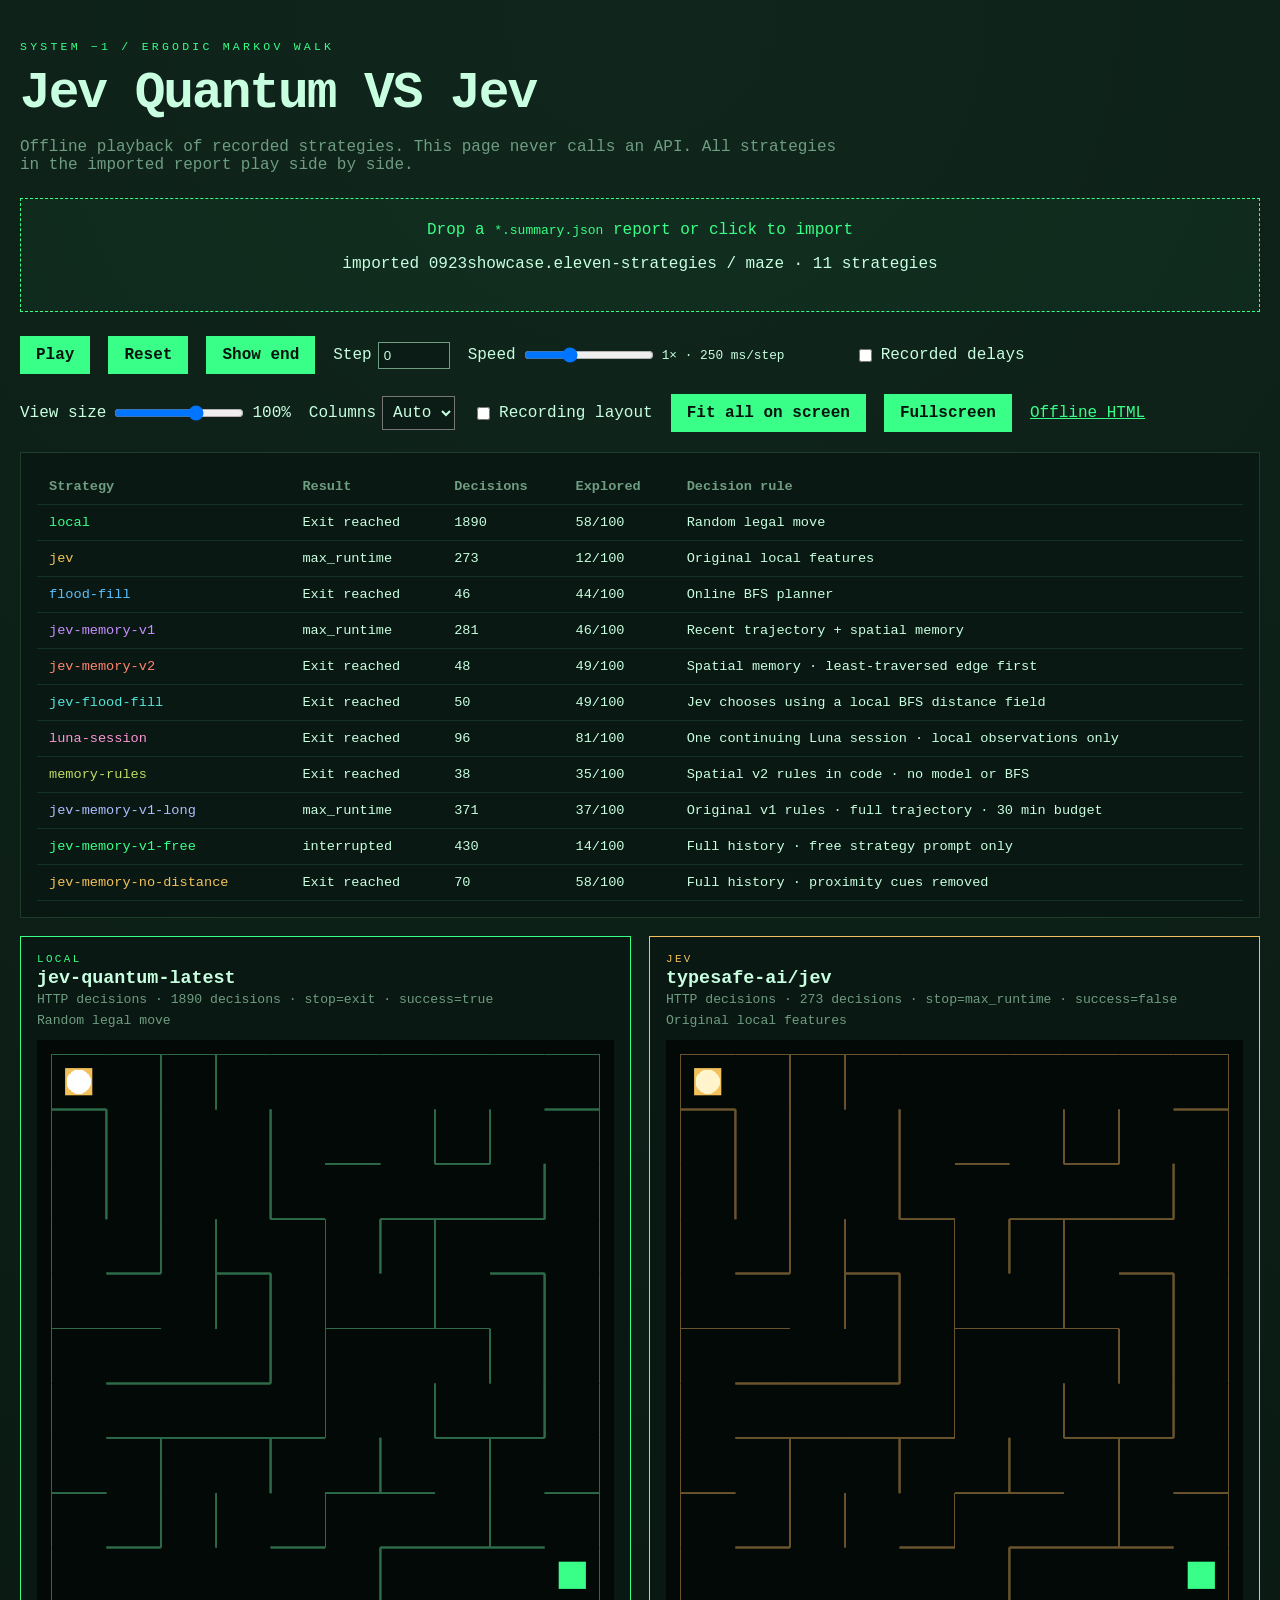
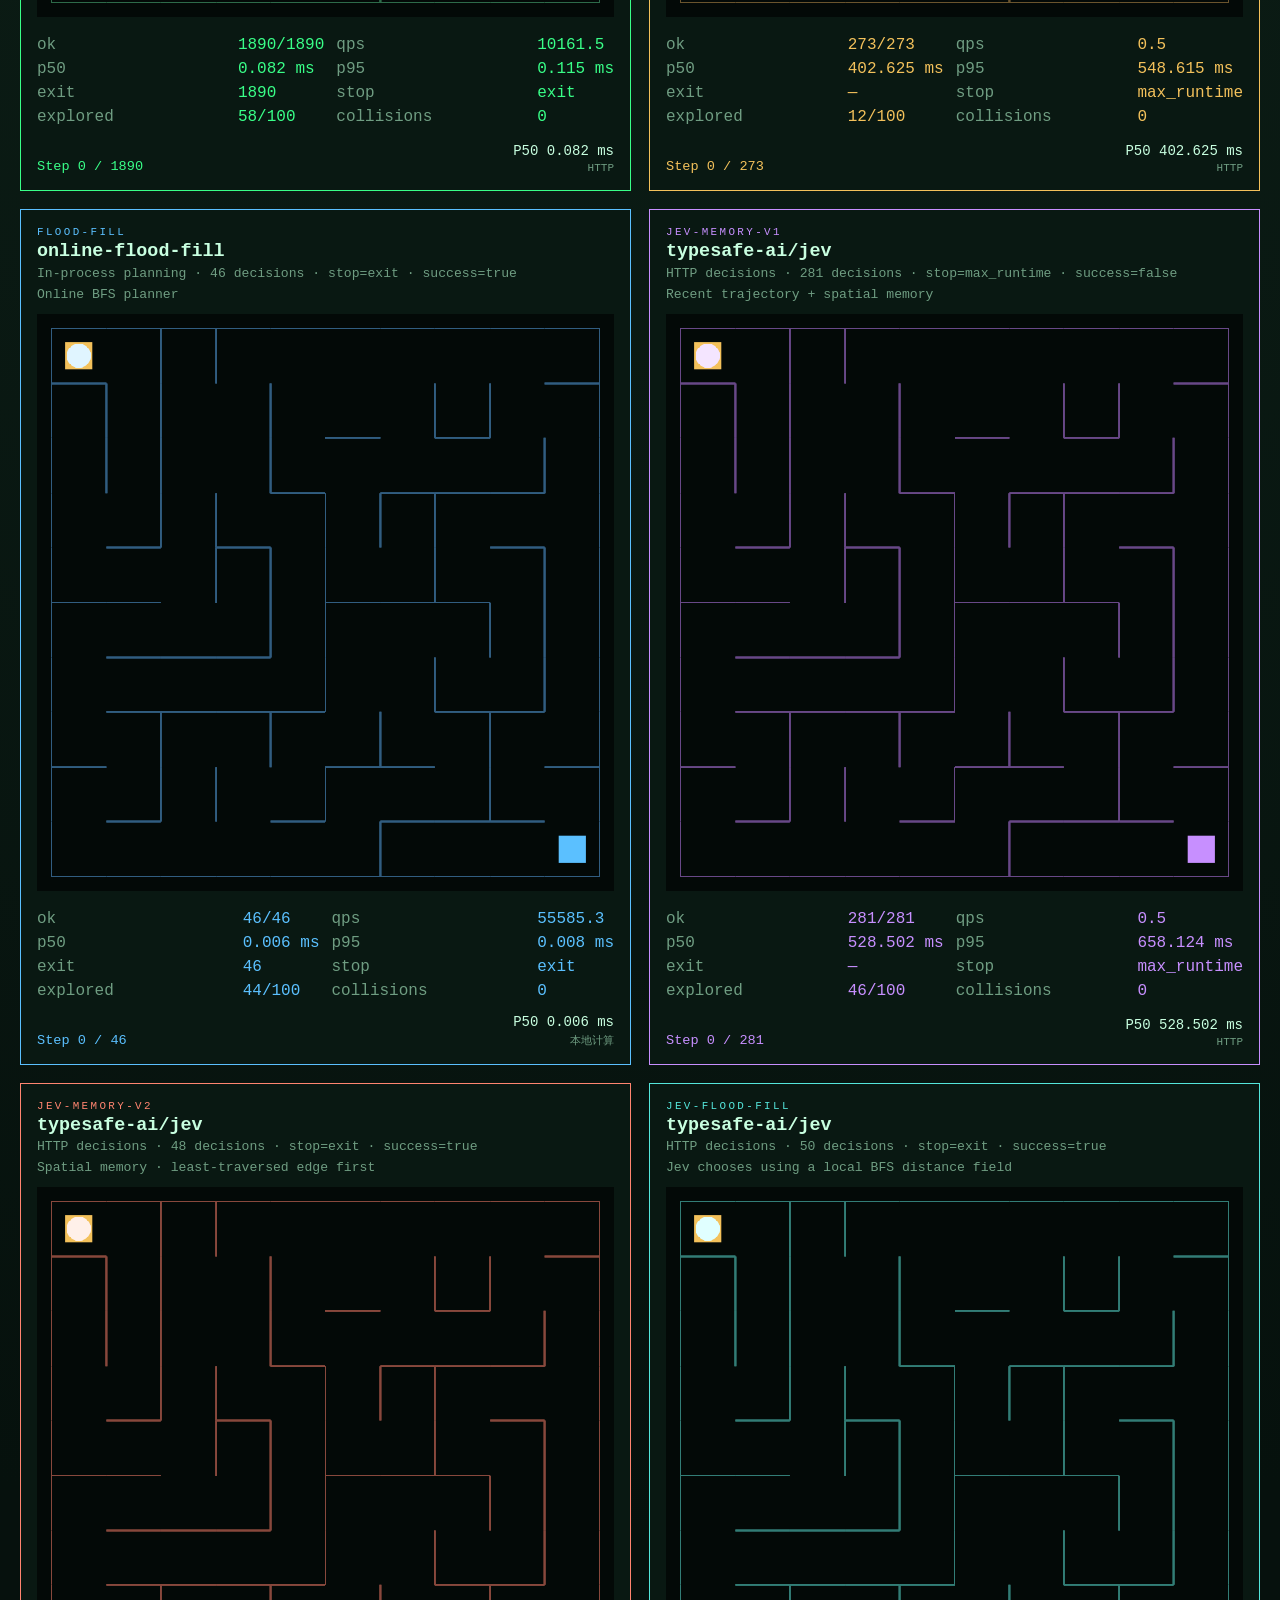
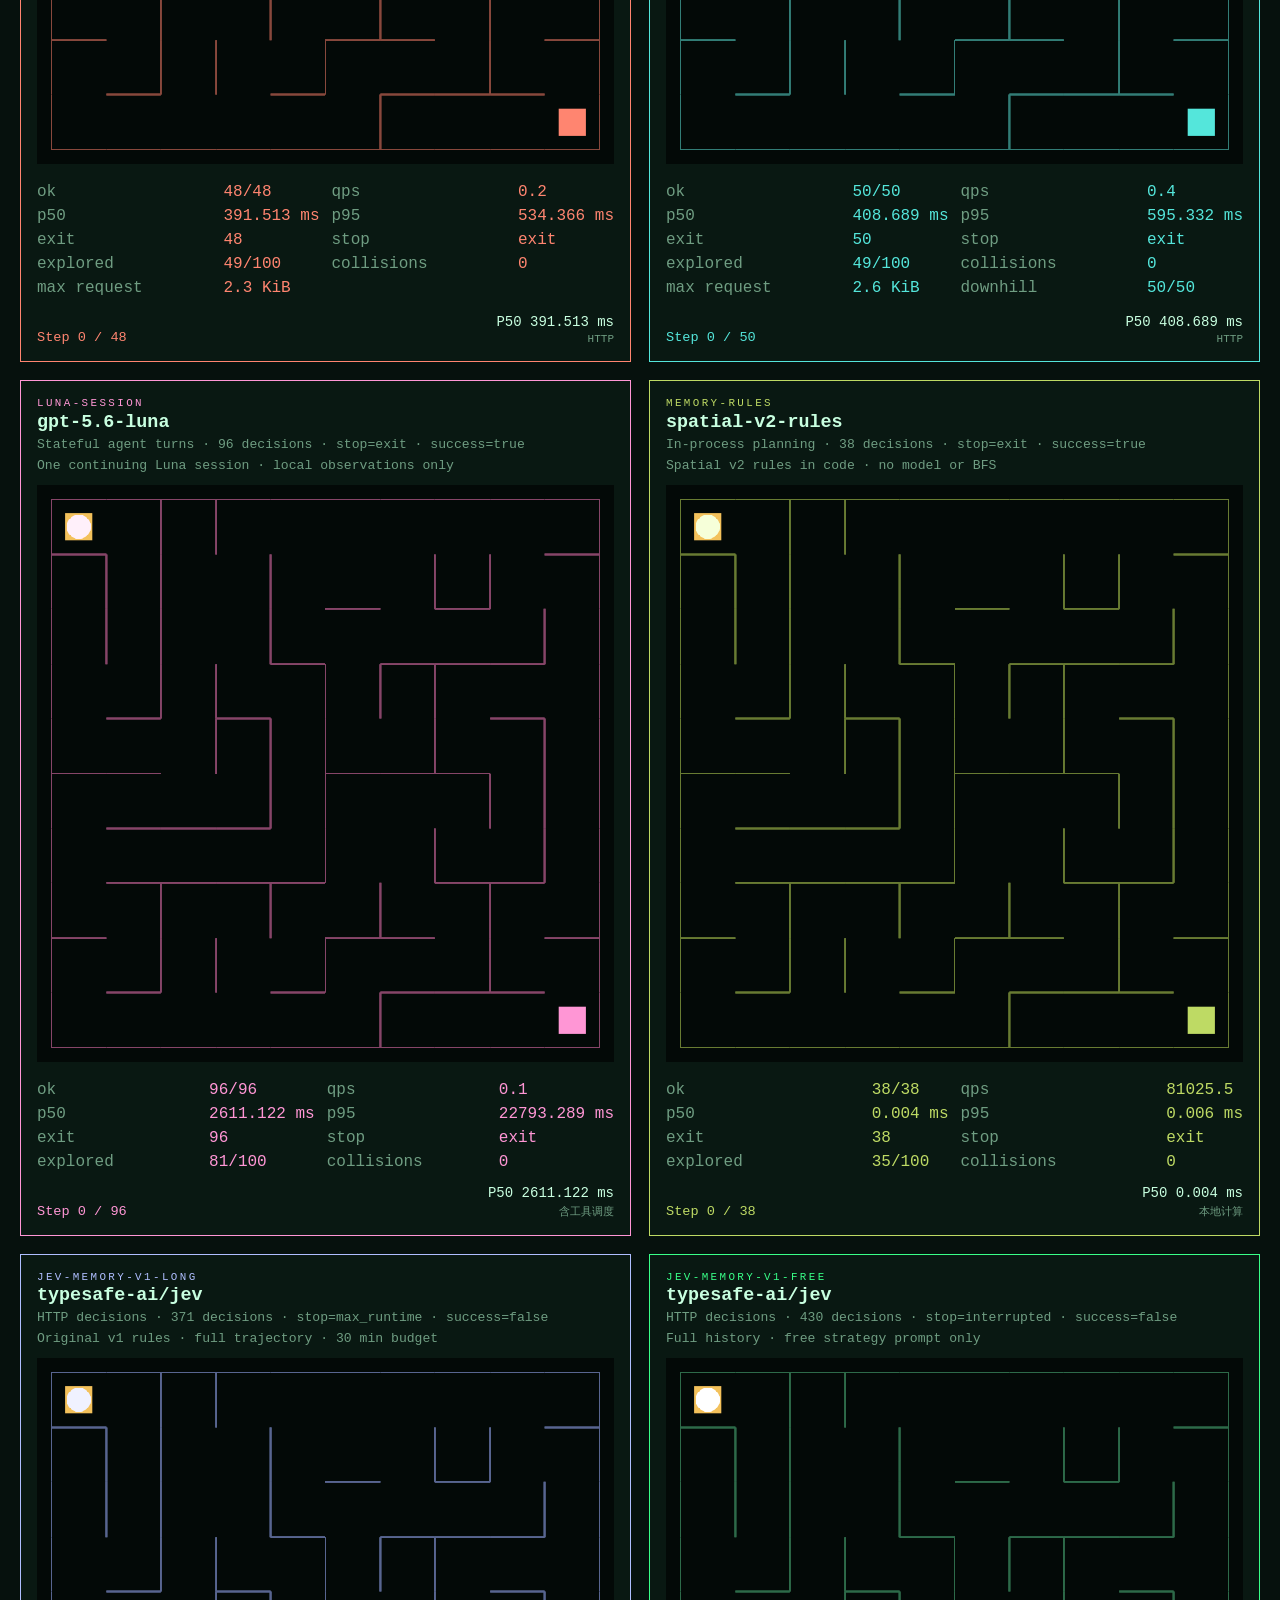
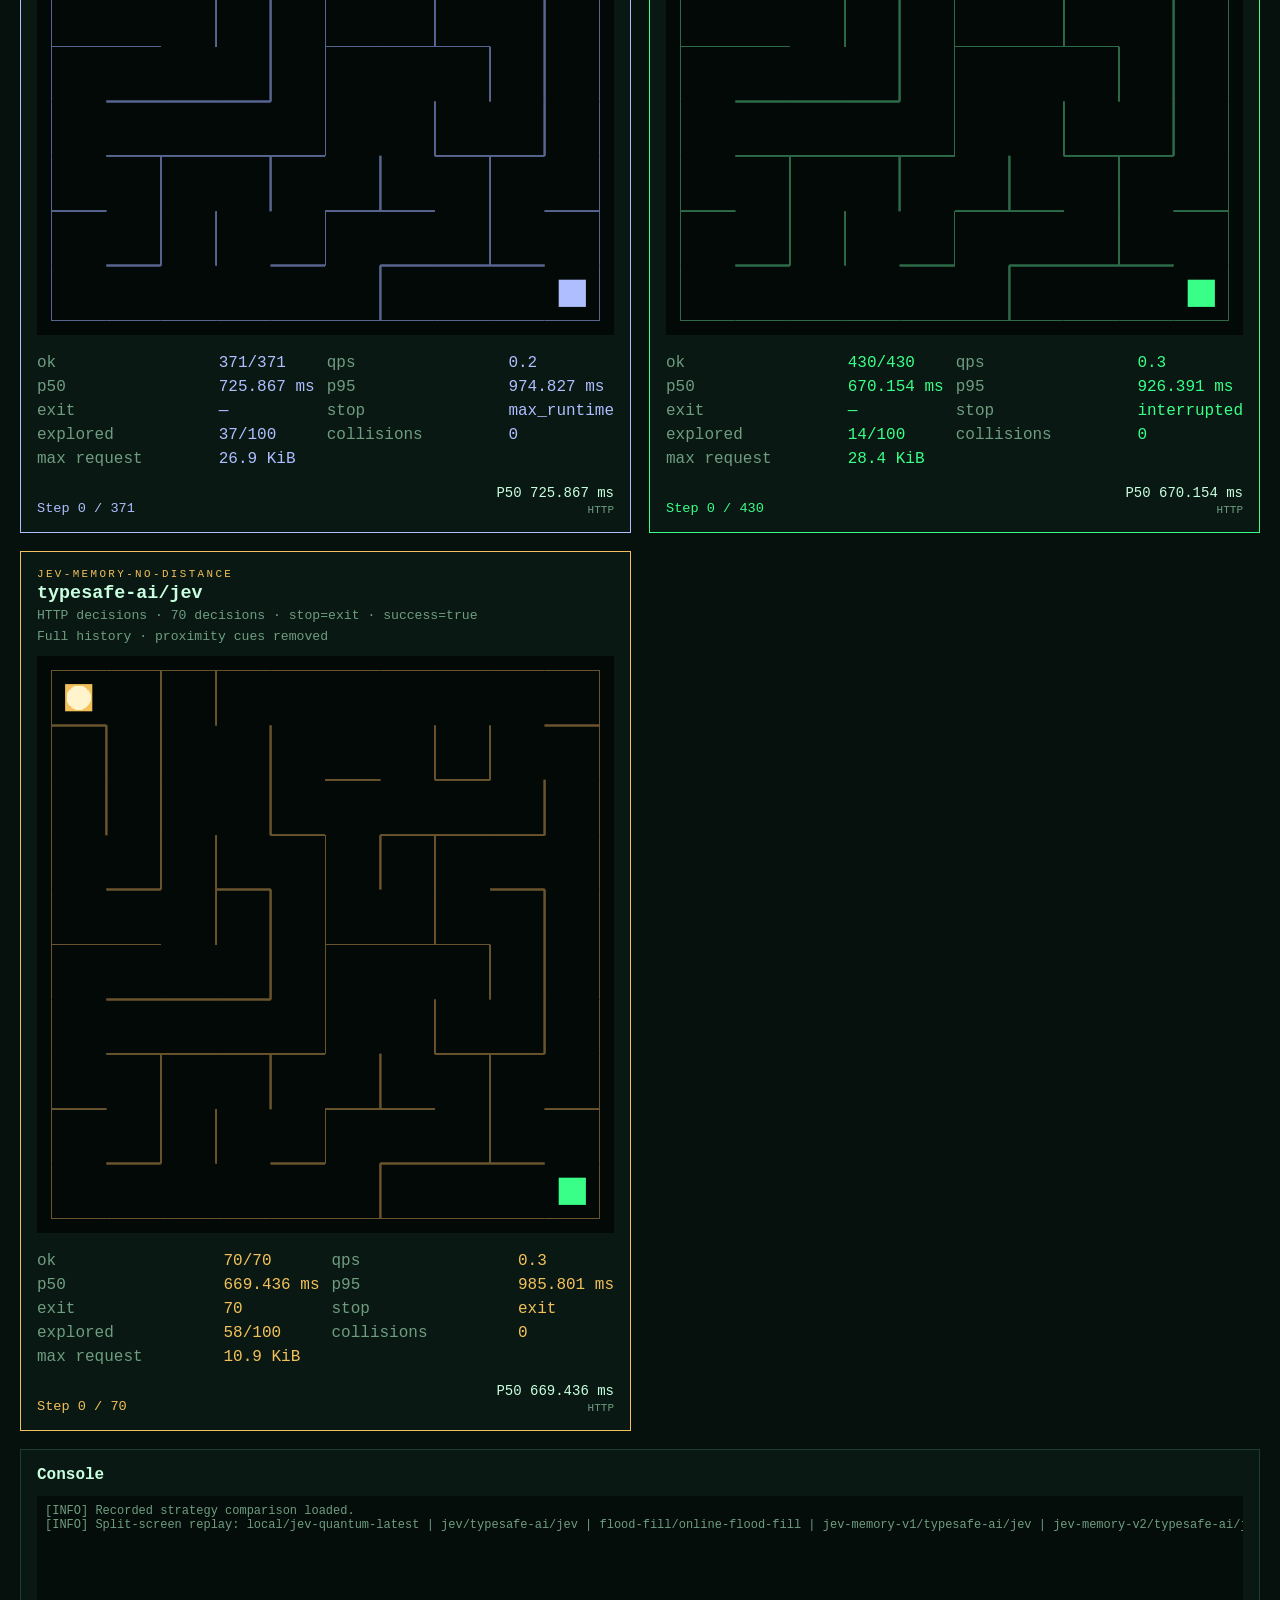
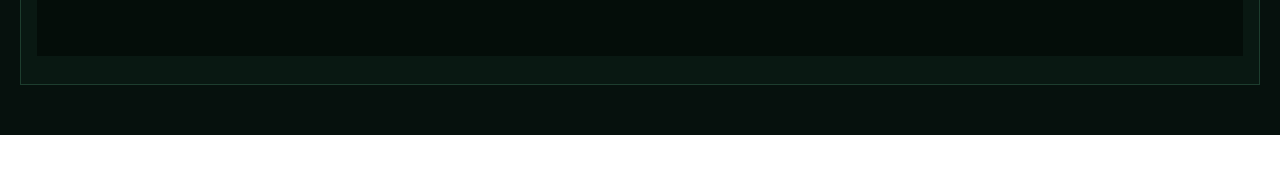
<file: web/index.html>
<!DOCTYPE html>
<html lang="en">
<head>
  <meta charset="utf-8">
  <meta name="viewport" content="width=device-width, initial-scale=1">
  <title>Jev Quantum VS Jev</title>

  <link rel="stylesheet" href="styles.css">
</head>
<body>
  <div class="crt">
    <header>
      <p class="eyebrow">SYSTEM −1 / ERGODIC MARKOV WALK</p>
      <h1>Jev Quantum VS Jev</h1>
      <p class="sub">Offline playback of recorded strategies. This page never calls an API. All strategies in the imported report play side by side.</p>
    </header>

    <section id="dropzone" class="dropzone">
      <input id="file" type="file" accept="application/json,.json">
      <label for="file">Drop a <code>*.summary.json</code> report or click to import</label>
      <p id="file-status" class="status">waiting for a benchmark report</p>
    </section>

    <section class="controls">
      <button id="play" disabled>Play</button>
      <button id="reset" disabled>Reset</button>
      <button id="end" disabled>Show end</button>
      <label>Step <input id="seek-step" type="number" min="0" max="0" value="0" disabled></label>
      <label>Speed
        <input id="speed" type="range" min="0" max="9" step="1" value="3">
        <span id="speed-label">1× · 250 ms/step</span>
      </label>
      <label class="check">
        <input id="realtime" type="checkbox">
        Recorded delays
      </label>
    </section>

    <section class="view-controls controls" aria-label="Display controls">
      <label>View size <input id="view-scale" type="range" min="10" max="150" step="1" value="100"> <output id="scale-label">100%</output></label>
      <label>Columns <select id="columns"><option value="auto">Auto</option><option>1</option><option>2</option><option>3</option><option>4</option><option>5</option><option>6</option><option>7</option><option>8</option><option>9</option><option>10</option><option>11</option></select></label>
      <label><input id="capture" type="checkbox"> Recording layout</label>
      <button id="fit" disabled>Fit all on screen</button>
      <button id="fullscreen">Fullscreen</button>
      <a href="recording.html" download="jev-maze-player.html" id="offline-download">Offline HTML</a>
    </section>

    <div id="stage-viewport"><div id="stage">
    <section class="panel overview-panel" id="overview" hidden aria-label="Strategy results"></section>

    <section class="compare" id="compare">
      <article class="panel maze-panel" id="pane-0">
        <header class="pane-head">
          <p class="pane-kicker" id="title-0">model a</p>
          <h2 id="name-0">—</h2>
          <p class="pane-meta" id="meta-0">import a report to begin</p>
        </header>
        <canvas id="maze-0" width="720" height="720"></canvas>
        <dl class="pane-metrics" id="metrics-0"></dl>
      </article>
      <article class="panel maze-panel" id="pane-1">
        <header class="pane-head">
          <p class="pane-kicker" id="title-1">model b</p>
          <h2 id="name-1">—</h2>
          <p class="pane-meta" id="meta-1">waiting for a second target</p>
        </header>
        <canvas id="maze-1" width="720" height="720"></canvas>
        <dl class="pane-metrics" id="metrics-1"></dl>
      </article>
    </section>

    <section class="panel console-panel">
      <h2>Console</h2>
      <pre id="log"></pre>
    </section>
    </div></div>
  </div>
  <script src="last-report.js" onerror=""></script>
  <script src="app.js"></script>
</body>
</html>
</file>
<file: web/styles.css>
:root {
  --bg: #06110d;
  --panel: #0b1c16;
  --ink: #c8ffe0;
  --dim: #6f9d82;
  --accent: #39ff88;
  --amber: #f3c15b;
  --danger: #ff5d73;
  --grid: #123226;
}

* { box-sizing: border-box; }

html,
body,
#log {
  scrollbar-width: none;
  -ms-overflow-style: none;
}

html::-webkit-scrollbar,
body::-webkit-scrollbar,
#log::-webkit-scrollbar {
  width: 0;
  height: 0;
  display: none;
}

body {
  margin: 0;
  min-height: 100vh;
  background:
    radial-gradient(circle at top, #10261c 0%, var(--bg) 48%),
    repeating-linear-gradient(0deg, rgba(0,0,0,0.08) 0 2px, transparent 2px 4px);
  color: var(--ink);
  font-family: "IBM Plex Mono", "Cascadia Mono", "Consolas", monospace;
}

.crt { max-width: 1680px; margin: 0 auto; padding: 28px 20px 48px; }

header h1 {
  margin: 0.1em 0 0.2em;
  font-size: clamp(1.8rem, 4vw, 3.2rem);
  letter-spacing: -0.04em;
}

.eyebrow { color: var(--accent); letter-spacing: 0.28em; font-size: 0.72rem; }
.sub { color: var(--dim); max-width: 52rem; }

.dropzone {
  margin: 24px 0;
  padding: 22px;
  border: 1px dashed var(--accent);
  background: rgba(57, 255, 136, 0.04);
  text-align: center;
}

.dropzone.drag { background: rgba(57, 255, 136, 0.12); }
.dropzone input { display: none; }
.dropzone label { cursor: pointer; color: var(--accent); }

.controls {
  display: flex;
  flex-wrap: wrap;
  gap: 16px;
  align-items: center;
  margin-bottom: 20px;
}

button {
  background: var(--accent);
  color: #04140c;
  border: 0;
  padding: 10px 16px;
  font: inherit;
  font-weight: 700;
  cursor: pointer;
}

button:disabled { opacity: 0.35; cursor: not-allowed; }

.compare {
  display: grid;
  grid-template-columns: 1fr 1fr;
  gap: 18px;
}

.compare.single { grid-template-columns: 1fr; }

.panel {
  background: color-mix(in oklab, var(--panel) 92%, black);
  border: 1px solid #1d3d2e;
  padding: 16px;
}

.maze-panel { min-width: 0; }

.pane-head { margin-bottom: 12px; }
.pane-head h2 { margin: 0.15em 0 0.2em; font-size: 1.15rem; }
.pane-kicker {
  margin: 0;
  letter-spacing: 0.22em;
  font-size: 0.68rem;
  color: var(--accent);
  text-transform: uppercase;
}

.pane-meta { margin: 0; color: var(--dim); font-size: 0.82rem; }

canvas {
  width: 100%;
  height: auto;
  background: #030907;
  image-rendering: pixelated;
}

.pane-metrics {
  display: grid;
  grid-template-columns: 1fr auto 1fr auto;
  gap: 6px 12px;
  margin: 14px 0 0;
}

.pane-metrics dt { color: var(--dim); }
.pane-metrics dd { margin: 0; color: var(--accent); }


.console-panel { margin-top: 18px; }
.console-panel h2 { margin: 0 0 8px; font-size: 1rem; }

#log {
  height: 160px;
  overflow: auto;
  background: #040d09;
  padding: 8px;
  color: var(--dim);
  font-size: 12px;
}

.status.error { color: var(--danger); }

@media (max-width: 960px) {
  .compare { grid-template-columns: 1fr; }
  .pane-metrics { grid-template-columns: 1fr auto; }
}

.maze-panel .pane-kicker, .maze-panel .pane-metrics dd { color: var(--pane-accent, var(--accent)); }
.maze-panel { border-color: var(--pane-accent, #1d3d2e); }

.overview-panel { margin-bottom: 18px; overflow-x: auto; }
.overview-panel table { width: 100%; border-collapse: collapse; font-size: 0.85rem; }
.overview-panel th, .overview-panel td { padding: 10px 12px; text-align: left; border-bottom: 1px solid var(--grid); }
.overview-panel th { color: var(--dim); white-space: nowrap; }
.strategy-description { margin-top: 6px; }

/* Controls stay readable while the comparison stage scales independently. */
#stage-viewport { position: relative; overflow: auto; width: 100%; }
#stage { position: absolute; top: 0; left: 0; transform-origin: top left; }
.controls { gap: 10px 18px; }
.controls label { display: inline-flex; align-items: center; gap: 6px; }
.controls input[type="range"] { width: 130px; }
.controls select { color: var(--ink); background: var(--panel); padding: 6px; font: inherit; }
.controls a { color: var(--accent); }
#speed-label { font-size: 0.8rem; min-width: 175px; }
.playback-progress { margin: 8px 0 0; color: var(--pane-accent); font-size: 0.85rem; font-variant-numeric: tabular-nums; }
body.recording .crt { max-width: none; padding: 12px; }
body.recording .crt > header, body.recording .dropzone,
body.recording .overview-panel, body.recording .console-panel,
body.recording .pane-meta, body.recording .pane-metrics,
body.recording .pane-head h2 { display: none; }
body.recording .controls { margin-bottom: 10px; font-size: 0.8rem; }
body.recording button { padding: 7px 10px; }
body.recording .compare { gap: 12px; align-items: start; }
body.recording .maze-panel { padding: 10px; }
body.recording .pane-head { margin-bottom: 8px; }
body.recording .pane-kicker { font-size: 14px; letter-spacing: 0.05em; overflow-wrap: anywhere; }
body.recording .playback-progress { font-size: 14px; min-height: 2.4em; }

.pane-footer { display: flex; justify-content: space-between; align-items: flex-end; gap: 10px; min-height: 48px; }
.pane-footer .playback-progress { flex: 1; min-width: 0; margin-bottom: 0; }
.playback-latency { margin: 8px 0 0; text-align: right; white-space: nowrap; font-size: 14px; font-variant-numeric: tabular-nums; color: var(--ink); }
.playback-latency small { display: block; color: var(--dim); font-size: 11px; margin-top: 3px; }
#seek-step { width: 72px; color: var(--ink); background: var(--panel); border: 1px solid var(--dim); padding: 5px; }
body.recording .playback-progress { min-height: 0; }
body.recording .pane-kicker { font-size: 18px; }
body.recording .playback-progress, body.recording .playback-latency { font-size: 16px; }
body.recording .playback-latency small { font-size: 12px; }
#seek-step { caret-color: transparent; }
</file>
